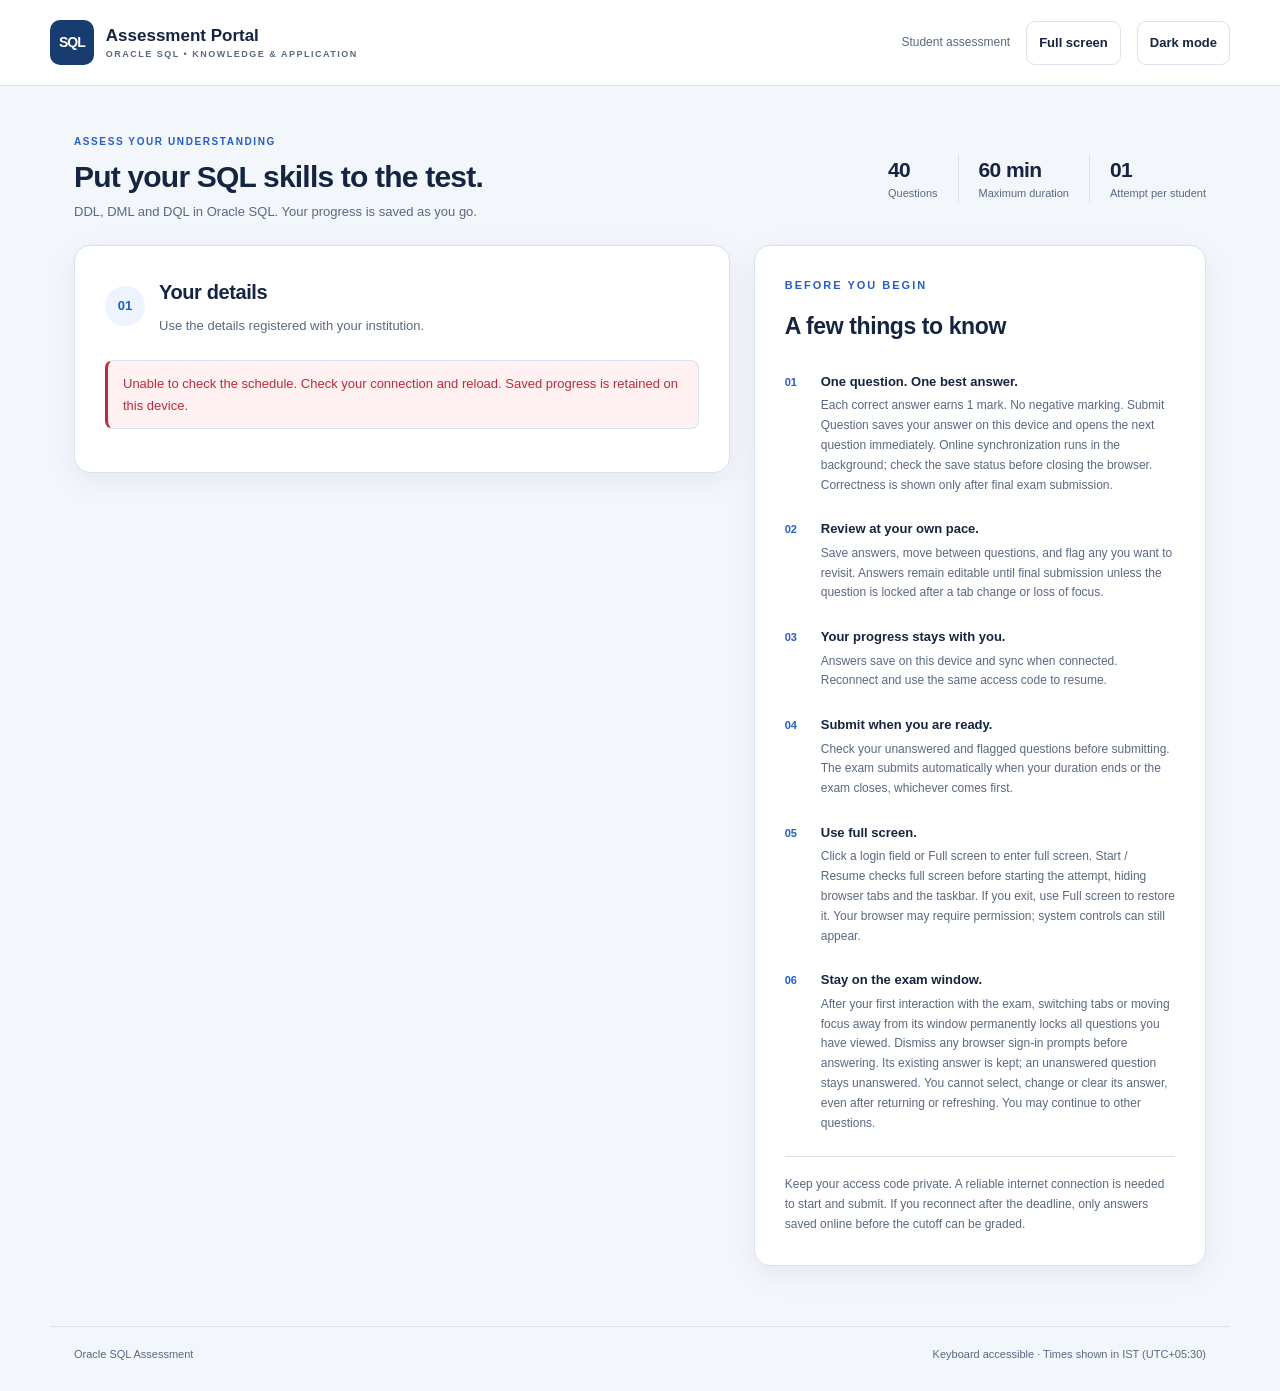
<file: index.html>
<!doctype html>
<html lang="en" data-theme="light">
<head>
<meta charset="utf-8"><meta name="viewport" content="width=device-width,initial-scale=1">
<meta name="referrer" content="no-referrer">
<meta http-equiv="Content-Security-Policy" content="default-src 'self'; script-src 'self'; style-src 'self'; connect-src 'self' https://script.google.com https://script.googleusercontent.com; img-src 'self' data:; object-src 'none'; base-uri 'self'; form-action 'self'">
<meta name="description" content="Oracle SQL assessment portal with saved progress and accessible exam navigation.">
<title>Oracle SQL | Assessment Portal</title>
<link rel="stylesheet" href="exam.css?v=20261121-background-save"><script src="exam.js?v=20261121-background-save" defer></script>
</head>
<body>
<a class="skip-link" href="#main">Skip to main content</a>
<header class="site-header"><a class="brand" href="./" aria-label="Assessment portal home"><span class="brand-icon" aria-hidden="true">SQL</span><span>Assessment Portal<small>ORACLE SQL • KNOWLEDGE & APPLICATION</small></span></a><div class="header-actions"><span class="session-badge" id="sessionBadge">Student assessment</span><span id="timerDisplay" class="timer hidden" role="timer" aria-label="Time remaining">60:00</span><button id="fullscreenBtn" class="secondary compact" type="button">Full screen</button><button id="themeBtn" class="secondary compact" type="button" aria-label="Switch to dark theme">Dark mode</button></div></header>
<main id="main" class="container">
<section id="gateView">
<div class="intro"><p class="eyebrow">ASSESS YOUR UNDERSTANDING</p><h1>Put your SQL skills to the test.</h1><p class="lede">DDL, DML and DQL in Oracle SQL. Your progress is saved as you go.</p><div class="exam-facts"><div><strong>40</strong><span>Questions</span></div><div><strong id="durationFact">60 min</strong><span>Maximum duration</span></div><div><strong>01</strong><span>Attempt per student</span></div></div></div>
<div class="gate-layout"><section class="card login-card" aria-labelledby="detailsTitle"><div class="section-heading"><span class="step">01</span><div><h2 id="detailsTitle">Your details</h2><p>Use the details registered with your institution.</p></div></div>
<div id="accessBanner" class="notice" role="status">Checking the exam schedule…</div><p id="scheduleText" class="muted small"></p>
<form id="studentForm" class="hidden"><div class="form-grid"><div><label for="rollInput">University roll number <span aria-hidden="true">*</span></label><input id="rollInput" name="roll" autocomplete="off" placeholder="e.g., 0901CS231045" required maxlength="60"></div><div><label for="nameInput">Full name <span aria-hidden="true">*</span></label><input id="nameInput" name="name" autocomplete="name" placeholder="As registered with your institution" required maxlength="120"></div><div class="full"><label for="accessCode">Student access code <span aria-hidden="true">*</span></label><input id="accessCode" name="accessCode" type="password" autocomplete="one-time-code" placeholder="Provided by your teacher" required maxlength="128"><p class="field-help">Your private code verifies your identity and restores your existing attempt.</p></div></div>
<fieldset class="academic-fields"><legend>Course-Branch-Sem-Section-Group</legend><div class="academic-grid"><div><label for="courseInput">Course</label><select id="courseInput" required><option value="">Select</option><option>B.Tech</option><option>B.E.</option><option>BCA</option><option>MCA</option><option>M.Tech</option><option>B.Sc</option><option>M.Sc</option></select></div><div><label for="branchInput">Branch</label><select id="branchInput" required><option value="">Select</option><option>CSE</option><option>IT</option><option>AI & DS</option><option>AI & ML</option><option>ECE</option><option>Computer Applications</option></select></div><div><label for="semInput">Semester</label><select id="semInput" required><option value="">Select</option><option>1</option><option>2</option><option>3</option><option>4</option><option>5</option><option>6</option><option>7</option><option>8</option></select></div><div><label for="batchInput">Section</label><input id="batchInput" placeholder="e.g., A" required maxlength="30"></div><div><label for="groupInput">Group</label><input id="groupInput" placeholder="e.g., 1" required maxlength="30"></div></div></fieldset>
<label class="check-row"><input type="checkbox" id="acknowledge" required><span>I have read the instructions and understand that only one attempt is allowed.</span></label><p class="field-help">Full screen is required to start. Close any browser prompts before answering the first question.</p><button id="startBtn" class="primary wide" type="submit">Start / resume assessment <span aria-hidden="true">→</span></button><p class="field-help center">The timer begins when you start. Refreshing resumes the same attempt.</p></form>
</section><aside class="card instructions" aria-labelledby="instructionsTitle"><p class="eyebrow">BEFORE YOU BEGIN</p><h2 id="instructionsTitle">A few things to know</h2><ol class="instruction-list"><li><strong>One question. One best answer.</strong><span>Each correct answer earns 1 mark. No negative marking. Submit Question saves your answer on this device and opens the next question immediately. Online synchronization runs in the background; check the save status before closing the browser. Correctness is shown only after final exam submission.</span></li><li><strong>Review at your own pace.</strong><span>Save answers, move between questions, and flag any you want to revisit. Answers remain editable until final submission unless the question is locked after a tab change or loss of focus.</span></li><li><strong>Your progress stays with you.</strong><span>Answers save on this device and sync when connected. Reconnect and use the same access code to resume.</span></li><li><strong>Submit when you are ready.</strong><span>Check your unanswered and flagged questions before submitting. The exam submits automatically when your duration ends or the exam closes, whichever comes first.</span></li><li><strong>Use full screen.</strong><span>Click a login field or Full screen to enter full screen. Start / Resume checks full screen before starting the attempt, hiding browser tabs and the taskbar. If you exit, use Full screen to restore it. Your browser may require permission; system controls can still appear.</span></li><li><strong>Stay on the exam window.</strong><span>After your first interaction with the exam, switching tabs or moving focus away from its window permanently locks all questions you have viewed. Dismiss any browser sign-in prompts before answering. Its existing answer is kept; an unanswered question stays unanswered. You cannot select, change or clear its answer, even after returning or refreshing. You may continue to other questions.</span></li></ol><div class="instruction-footer">Keep your access code private. A reliable internet connection is needed to start and submit. If you reconnect after the deadline, only answers saved online before the cutoff can be graded.</div></aside></div>
</section>
<section id="examView" class="hidden" aria-labelledby="examHeading"><div class="exam-topline"><div><p class="eyebrow">ORACLE SQL ASSESSMENT</p><h1 id="examHeading">Make every answer count.</h1><p id="studentLine" class="muted"></p></div><div id="saveStatus" class="save-status" role="status">Ready</div></div><div id="timeWarning" class="notice warning hidden" role="status"></div><div class="progress-row"><span id="progressText">0 of 40 answered</span><span id="flagCount">0 flagged for review</span></div><progress id="examProgress" max="40" value="0" aria-label="Questions answered"></progress><div class="exam-layout"><section class="card question-card"><div class="q-header"><span id="qCounter" class="question-label"></span><span id="qTopic" class="topic"></span></div><fieldset class="question-fieldset"><legend id="qText"></legend><div id="questionLockBanner" class="notice warning hidden" role="status"></div><div id="optionsContainer" class="options"></div></fieldset><div class="review-row"><button id="flagBtn" class="secondary compact" type="button" aria-pressed="false">⚑ Mark for review</button><button id="clearBtn" class="text-button" type="button">Clear answer</button></div><div class="question-actions"><button id="prevBtn" class="secondary" type="button">← Previous</button><button id="submitQuestionBtn" class="primary" type="button">Submit Question</button><button id="nextBtn" class="secondary" type="button">Next →</button></div></section><aside class="card navigator" id="navigatorCard"><div class="navigator-heading"><h2>Question navigator</h2><span id="navigatorCount" class="count-badge">0 / 40</span></div><p id="navigatorLegend" class="small muted">Slate blue = Answer selected · ⚑ = Flagged · L = Locked · Outline = Current</p><div id="questionPalette" class="palette" role="group" aria-label="Question navigator"></div><div class="center-actions" id="examSubmitActions"><button id="submitExamBtn" class="primary wide" type="button">Submit Exam</button></div><p class="navigator-note">You can change unlocked answers before final submission. Leaving the exam window locks all viewed questions.</p></aside></div></section>
<section id="resultView" class="hidden" aria-labelledby="resultHeading"><div class="card result-card"><span class="result-icon" aria-hidden="true">✓</span><p class="eyebrow">ASSESSMENT COMPLETE</p><h1 id="resultHeading">Your assessment is ready to submit.</h1><p id="resultSummary" role="status" class="muted"></p><div id="resultStats" class="result-stats"></div><p id="resultIdentity" class="small muted"></p><div class="result-actions"><button id="nextStudentBtn" class="primary hidden" type="button">Next student / Sign in</button><button id="verifySessionBtn" class="primary hidden" type="button">Verify session and submit</button><button id="retryBtn" class="primary hidden" type="button">Retry submission</button></div></div><div id="resultNavigator"></div></section>
<dialog id="submitDialog" aria-labelledby="confirmTitle"><form method="dialog"><p class="eyebrow">FINAL CHECK</p><h2 id="confirmTitle">Ready to submit your exam?</h2><p class="muted">Once submitted, your answers cannot be changed.</p><div id="confirmCounts" class="confirm-counts"></div><div class="dialog-actions"><button class="secondary" value="cancel">Continue reviewing</button><button id="confirmFinalBtn" class="primary" value="submit">Submit Exam</button></div></form></dialog>
<dialog id="sessionDialog" aria-labelledby="sessionTitle"><form id="sessionForm"><p class="eyebrow">VERIFY YOUR SESSION</p><h2 id="sessionTitle">Confirm your student access code</h2><p class="muted">We will reconnect to your existing attempt and submit your saved answers. Your timer and question set will not reset.</p><label for="sessionCode">Student access code</label><input id="sessionCode" type="password" autocomplete="one-time-code" required maxlength="128"><p id="sessionError" class="notice closed hidden" role="alert"></p><div class="dialog-actions"><button id="cancelSessionBtn" class="secondary" type="button">Cancel</button><button id="recoverSessionBtn" class="primary" type="submit">Verify and submit</button></div></form></dialog>
</main><footer class="site-footer"><span>Oracle SQL Assessment</span><span>Keyboard accessible · Times shown in IST (UTC+05:30)</span></footer>
</body></html>
</file>
<file: exam.css>
@charset "UTF-8";
:root{color-scheme:light;--bg:#f3f6fb;--surface:#fff;--ink:#152440;--muted:#5a6980;--line:#dae2ed;--navy:#183c70;--accent:#245ec5;--soft:#edf3ff;--green:#187448;--green-bg:#e8f6ee;--red:#b82d3b;--red-bg:#fff0f1;--amber:#915b08;--shadow:0 8px 30px #142e5010}
[data-theme=dark]{color-scheme:dark;--bg:#101a2a;--surface:#19273c;--ink:#ecf2ff;--muted:#b0bfd5;--line:#36485f;--navy:#adcaff;--accent:#adcaff;--soft:#273d5e;--green:#a0e7bb;--green-bg:#16412f;--red:#ffc1c6;--red-bg:#4e2330;--amber:#f8cf7e;--shadow:0 8px 30px #0002}
*{box-sizing:border-box}body{margin:0;background:var(--bg);color:var(--ink);font-family:Inter,"Segoe UI",Arial,sans-serif;font-size:15px;line-height:1.65}button,input,select{font:inherit}button,a,input,select{touch-action:manipulation}button{cursor:pointer;border:1px solid transparent;border-radius:9px;padding:11px 17px;font-weight:650;min-height:44px;transition:background .15s}button:disabled{cursor:default;opacity:.55}button:hover:not(:disabled){filter:brightness(.96)}button:focus-visible,a:focus-visible,input:focus-visible,select:focus-visible{outline:3px solid #4c91f7;outline-offset:3px}.primary{background:var(--navy);color:var(--surface)}.secondary{border-color:var(--line);background:var(--surface);color:var(--ink)}.compact{padding:7px 12px;font-size:13px}.text-button{background:transparent;color:var(--muted);padding:6px 10px}.wide{width:100%;display:flex;justify-content:center;gap:20px}.hidden{display:none!important}.center{text-align:center}.muted{color:var(--muted)}.small{font-size:13px}.skip-link{position:fixed;top:-100px;left:16px;z-index:100;background:var(--surface);padding:12px}.skip-link:focus{top:12px}.site-header{min-height:86px;padding:16px max(24px,calc((100vw - 1180px)/2));display:flex;align-items:center;justify-content:space-between;gap:20px;border-bottom:1px solid var(--line);background:var(--surface);position:sticky;top:0;z-index:10}.brand{display:flex;gap:12px;align-items:center;text-decoration:none;color:var(--ink);font-size:17px;font-weight:750;line-height:1.45}.brand-icon{background:#183c70;color:white;border-radius:10px;padding:12px 9px;font-size:14px;letter-spacing:-1px}.brand small{display:block;font-size:9px;letter-spacing:1.5px;color:var(--muted);font-weight:650}.header-actions{display:flex;align-items:center;gap:16px}.session-badge{color:var(--muted);font-size:12px}.container{max-width:1180px;margin:0 auto;padding:48px 24px 60px}.intro{padding:0 0 32px}.eyebrow{font-size:11px;letter-spacing:2px;color:var(--accent);font-weight:750;margin:0 0 14px}h1,h2,p{margin-top:0}h1{font-size:44px;letter-spacing:-1.6px;line-height:1.15;margin-bottom:18px;font-weight:750}h2{font-size:20px;letter-spacing:-.4px;margin-bottom:6px}.lede{font-size:16px;color:var(--muted);line-height:1.8;margin-bottom:25px}.exam-facts{display:flex;gap:0}.exam-facts>div{display:flex;flex-direction:column;padding:0 34px;border-left:1px solid var(--line)}.exam-facts>div:first-child{padding-left:0;border:0}.exam-facts strong{font-size:24px;letter-spacing:-.6px;line-height:1.4}.exam-facts span{font-size:12px;color:var(--muted)}.gate-layout{display:grid;grid-template-columns:1.45fr 1fr;gap:24px;align-items:start}.card{background:var(--surface);border:1px solid var(--line);border-radius:16px;padding:30px;box-shadow:var(--shadow)}.section-heading{display:flex;gap:14px;margin-bottom:24px;align-items:center}.section-heading p{font-size:13px;color:var(--muted);margin:0}.step{height:40px;width:40px;border-radius:50%;display:grid;place-items:center;background:var(--soft);color:var(--accent);font-size:13px;font-weight:700}.notice{border:1px solid var(--line);border-left:3px solid var(--accent);padding:12px 15px;border-radius:8px;font-size:13px;background:var(--soft);margin-bottom:12px}.notice.open{color:var(--green);background:var(--green-bg);border-left-color:var(--green)}.notice.closed{color:var(--red);background:var(--red-bg);border-left-color:var(--red)}.warning{color:var(--amber)}.form-grid{display:grid;grid-template-columns:1fr 1fr;gap:18px}.full{grid-column:1/-1}label{display:block;font-weight:600;font-size:12px;margin-bottom:7px}input:not([type=checkbox]):not([type=radio]),select{width:100%;height:45px;padding:9px 11px;border:1px solid var(--line);border-radius:8px;background:var(--surface);color:var(--ink);font-size:13px}input::placeholder{color:var(--muted);opacity:.85}.field-help{font-size:11px;line-height:1.6;color:var(--muted);margin:7px 0 0}.academic-fields{border:0;padding:0;margin:20px 0}.academic-fields legend{font-size:12px;font-weight:700;margin-bottom:10px}.academic-grid{display:grid;grid-template-columns:1.15fr 1.3fr 1fr .8fr .8fr;gap:10px}.check-row{display:flex;gap:10px;align-items:flex-start;font-size:12px;font-weight:400;color:var(--muted);margin:20px 0}.check-row input{margin-top:4px;accent-color:var(--navy);width:17px;height:17px;flex-shrink:0}.instructions{padding:30px}.instructions h2{font-size:23px;margin-bottom:25px}.instruction-list{padding:0;margin:0;counter-reset:steps;list-style:none}.instruction-list li{counter-increment:steps;position:relative;padding:0 0 23px 36px}.instruction-list li:before{content:counter(steps,decimal-leading-zero);position:absolute;left:0;top:2px;font-size:11px;font-weight:700;color:var(--accent)}.instruction-list strong{display:block;font-size:13px;margin-bottom:4px}.instruction-list span{font-size:12px;color:var(--muted);display:block}.instruction-footer{font-size:12px;border-top:1px solid var(--line);padding-top:18px;color:var(--muted)}.site-footer{max-width:1180px;margin:auto;padding:18px 24px 28px;display:flex;justify-content:space-between;gap:20px;border-top:1px solid var(--line);font-size:11px;color:var(--muted)}.timer{font-variant-numeric:tabular-nums;font-family:Consolas,monospace;font-size:21px;font-weight:700;color:var(--navy);background:var(--soft);padding:5px 14px;border-radius:8px}.timer.urgent{color:var(--red);background:var(--red-bg)}.exam-topline{display:flex;justify-content:space-between;align-items:center;gap:20px}.exam-topline h1{font-size:30px}.exam-topline .eyebrow{margin-bottom:8px}.exam-topline p{margin-bottom:12px}.save-status{font-size:12px;color:var(--green);text-align:right}.progress-row{display:flex;justify-content:space-between;font-size:12px;color:var(--muted);margin:12px 0 8px}progress{display:block;width:100%;height:6px;border:0;border-radius:10px;margin-bottom:25px;accent-color:var(--green)}progress::-webkit-progress-bar{background:var(--line);border-radius:10px}progress::-webkit-progress-value{background:var(--green);border-radius:10px}.exam-layout{display:grid;grid-template-columns:minmax(0,1fr) 330px;gap:24px;align-items:start}.q-header{display:flex;align-items:center;justify-content:space-between;gap:15px;margin-bottom:22px}.question-label{font-size:12px;font-weight:700;color:var(--accent);text-transform:uppercase;letter-spacing:1px}.topic{font-size:11px;background:var(--soft);padding:4px 10px;border-radius:20px;color:var(--muted)}.question-fieldset{padding:0;margin:0;border:0;min-width:0}.question-fieldset legend{font-size:21px;font-weight:650;line-height:1.55;margin-bottom:25px;white-space:pre-wrap;overflow-wrap:anywhere}.option{display:flex;align-items:flex-start;gap:12px;border:1px solid var(--line);border-radius:10px;padding:14px;margin-bottom:12px;cursor:pointer;font-size:14px;font-weight:400;line-height:1.6;overflow-wrap:anywhere}.option:has(input:checked){border-color:var(--accent);background:var(--soft)}.option input{margin-top:5px;accent-color:var(--accent);width:17px;height:17px;flex-shrink:0}.option:focus-within{outline:2px solid var(--accent);outline-offset:2px}.option-letter{color:var(--muted);font-weight:650}.review-row{display:flex;justify-content:space-between;align-items:center;gap:10px;margin-top:22px}button[aria-pressed=true]{color:var(--amber);border-color:var(--amber)}.question-actions{display:grid;grid-template-columns:1fr auto 1fr;gap:10px;align-items:center;border-top:1px solid var(--line);padding-top:24px;margin-top:24px}.question-actions>:first-child{justify-self:start}.question-actions>:last-child{justify-self:end}.question-actions button{font-size:12px;padding:10px 12px}.navigator{padding:24px}.navigator-heading{display:flex;justify-content:space-between;align-items:center;gap:10px}.navigator h2{font-size:16px;margin-bottom:0}.count-badge{font-size:11px;background:var(--soft);color:var(--accent);padding:3px 8px;border-radius:6px}.palette{display:grid;grid-template-columns:repeat(5,minmax(0,1fr));gap:9px;margin:22px 0}.pal-btn{background:var(--bg);border:1px solid var(--line);color:var(--muted);min-height:40px;padding:5px 0;border-radius:7px;font-size:12px;position:relative}.pal-btn.answered{background:var(--green-bg);border-color:var(--green);color:var(--green)}.pal-btn.incorrect{background:var(--red-bg);border-color:var(--red);color:var(--red)}.pal-btn.current{outline:2px solid var(--accent);outline-offset:2px}.pal-btn.flagged:after{content:'⚑';position:absolute;right:1px;top:-8px;font-size:12px;color:var(--amber);background:var(--surface);border-radius:4px}.pal-btn:disabled{opacity:1}.center-actions{display:flex;justify-content:center;margin-top:22px}.navigator-note{font-size:11px;color:var(--muted);text-align:center;margin:12px 0 0}.result-card{text-align:center;max-width:780px;margin:0 auto 24px;padding:40px}.result-card h1{font-size:32px}.result-icon{display:inline-grid;place-items:center;background:var(--green-bg);color:var(--green);height:64px;width:64px;border-radius:50%;font-size:30px;margin-bottom:20px}.result-stats{display:grid;grid-template-columns:repeat(4,1fr);gap:12px;margin:28px 0}.stat{padding:16px 8px;background:var(--bg);border:1px solid var(--line);border-radius:10px}.stat strong{display:block;font-size:25px;letter-spacing:-.6px}.stat span{display:block;font-size:11px;color:var(--muted)}.stat.correct strong{color:var(--green)}.stat.incorrect strong{color:var(--red)}.result-actions{display:flex;flex-wrap:wrap;justify-content:center;gap:12px}#resultNavigator{max-width:780px;margin:auto}#resultNavigator .palette{grid-template-columns:repeat(10,minmax(0,1fr))}#resultNavigator .navigator-note{display:none}dialog{border:1px solid var(--line);border-radius:16px;padding:30px;max-width:500px;width:calc(100% - 32px);background:var(--surface);color:var(--ink);box-shadow:var(--shadow)}dialog::backdrop{background:#0d1e3bb0}.confirm-counts{padding:18px;background:var(--bg);border-radius:10px;margin:20px 0;white-space:pre-line}.dialog-actions{display:flex;justify-content:flex-end;gap:10px}
@media(max-width:950px){.exam-layout{grid-template-columns:minmax(0,1fr) 280px}.academic-grid{grid-template-columns:repeat(3,1fr)}.gate-layout{grid-template-columns:1.2fr 1fr}.card{padding:24px}.question-actions{gap:5px}.question-actions button{padding:9px 8px}}
@media(max-width:760px){.site-header{padding:12px 16px;min-height:75px}.session-badge{display:none}.brand{font-size:14px}.brand small{font-size:8px;letter-spacing:.7px}.header-actions{gap:8px}.container{padding:30px 16px 40px}h1{font-size:35px}.gate-layout,.exam-layout{grid-template-columns:1fr}.exam-facts>div{padding:0 23px}.instructions{margin-top:0}.exam-topline{display:block}.save-status{text-align:left;margin:8px 0}.navigator .palette{grid-template-columns:repeat(8,minmax(0,1fr))}.site-footer{flex-direction:column;gap:4px;padding:18px 16px}.timer{font-size:17px;padding:5px 9px}.desktop-only{display:none}.result-card{padding:28px 20px}.result-stats{grid-template-columns:repeat(2,1fr)}}
@media(max-width:420px){.brand small{max-width:130px}.brand-icon{display:none}.form-grid{grid-template-columns:1fr}.academic-grid{grid-template-columns:repeat(2,1fr)}.question-actions button{font-size:11px;padding:8px}.question-card{padding:20px 16px}.question-fieldset legend{font-size:18px}.navigator .palette,#resultNavigator .palette{grid-template-columns:repeat(5,minmax(0,1fr))}.exam-facts>div{padding:0 16px}.exam-facts strong{font-size:21px}.exam-facts span{font-size:10px}.dialog-actions{flex-direction:column}}
@media(prefers-reduced-motion:reduce){*{transition:none!important;scroll-behavior:auto!important}}

.pal-btn.locked:before{content:"L";position:absolute;left:2px;top:-7px;font-size:9px;font-weight:750;background:var(--surface);color:var(--muted);border:1px solid var(--line);border-radius:3px;padding:0 2px;line-height:1.3}.option:has(input:disabled){cursor:default;opacity:.75}

/* Compact welcome area: text and exam facts share one row on wider screens. */
#gateView .intro{display:grid;grid-template-columns:minmax(0,1fr) auto;column-gap:28px;row-gap:7px;align-items:center;padding-bottom:22px}
#gateView .intro .eyebrow{grid-column:1;margin:0;font-size:10px;letter-spacing:1.6px}
#gateView .intro h1{grid-column:1;margin:0;font-size:30px;line-height:1.25;letter-spacing:-.8px}
#gateView .intro .lede{grid-column:1;margin:0;font-size:13px;line-height:1.6}
#gateView .intro .exam-facts{grid-column:2;grid-row:1/4;align-self:center}
#gateView .intro .exam-facts>div{padding:0 20px}
#gateView .intro .exam-facts>div:first-child{padding-left:0}
#gateView .intro .exam-facts>div:last-child{padding-right:0}
#gateView .intro .exam-facts strong{font-size:21px}
#gateView .intro .exam-facts span{font-size:11px}
@media(max-width:950px){#gateView .intro{grid-template-columns:1fr;row-gap:8px}#gateView .intro .exam-facts{grid-column:1;grid-row:auto;margin-top:5px}}
@media(max-width:420px){#gateView .intro h1{font-size:25px}#gateView .intro .exam-facts>div{padding:0 15px}#gateView .intro .exam-facts span{font-size:10px}}

.result-stats{grid-template-columns:repeat(5,minmax(0,1fr))}.stat.locked strong{color:var(--amber)}
@media(max-width:760px){.result-stats{grid-template-columns:repeat(2,minmax(0,1fr))}.result-stats .stat:last-child{grid-column:1/-1}}

/* Programmatically focused result heading retains screen-reader focus without a border. */
#resultHeading:focus{outline:none}

.option.feedback-correct{background:var(--green-bg);border-color:var(--green);color:var(--green)}.option.feedback-wrong{background:var(--red-bg);border-color:var(--red);color:var(--red)}

/* Override the checked-option selector as well as the base option style. */
.option.feedback-correct,.option.feedback-correct:has(input:checked){background:var(--green-bg);border-color:var(--green);color:var(--green)}
.option.feedback-wrong,.option.feedback-wrong:has(input:checked){background:var(--red-bg);border-color:var(--red);color:var(--red)}
.option.feedback-correct .option-letter,.option.feedback-wrong .option-letter{color:inherit}

/* Selected but not submitted: slate blue, distinct from graded green/red. */
.pal-btn.selected-answer{background:#e7edf8;border-color:#59749d;color:#294a78}
[data-theme=dark] .pal-btn.selected-answer{background:#293d59;border-color:#809ac0;color:#d7e4fb}
</file>
